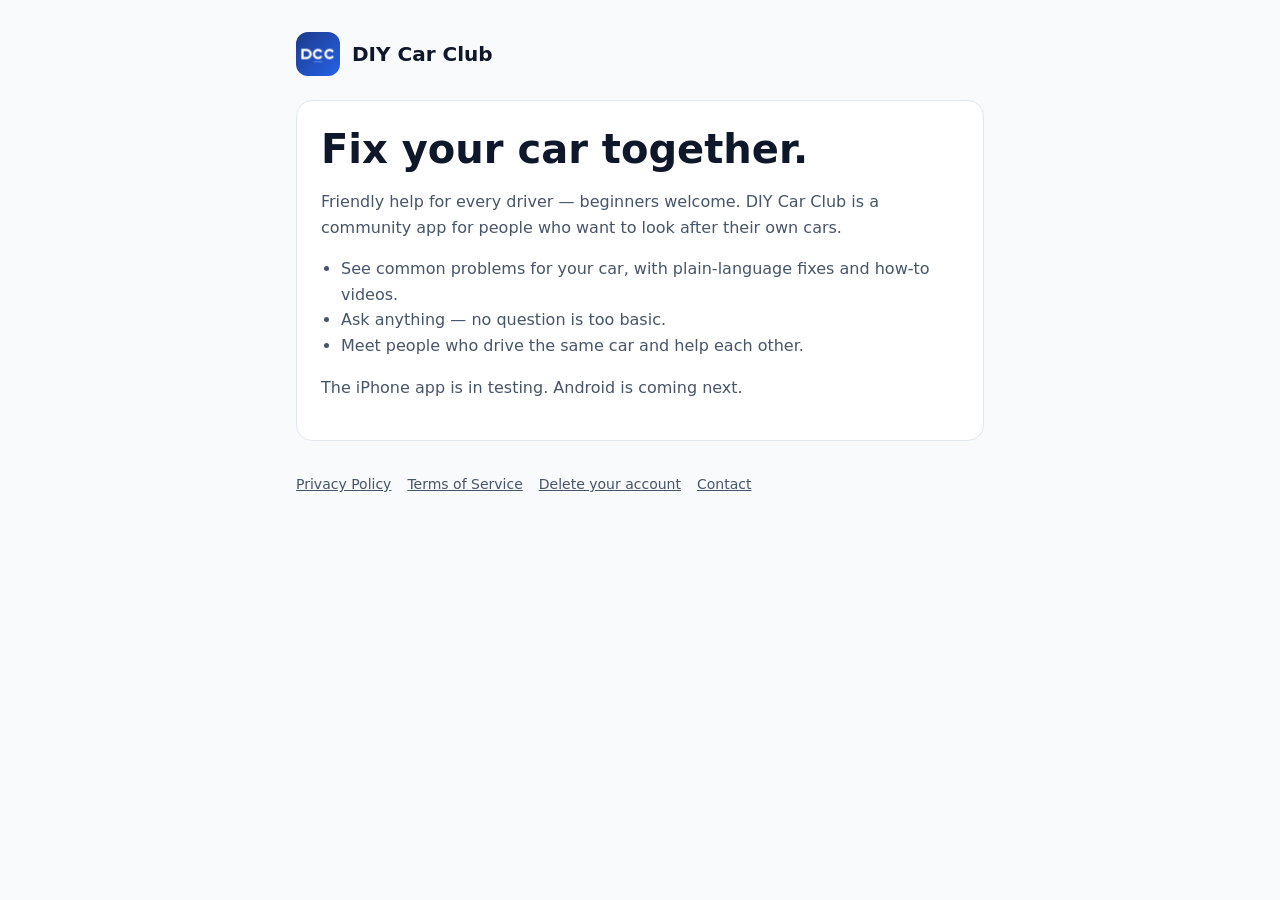
<file: index.html>
<!doctype html>
<html lang="en">
<head>
  <meta charset="utf-8" />
  <meta name="viewport" content="width=device-width, initial-scale=1" />
  <title>DIY Car Club</title>
  <meta name="description" content="A friendly community for fixing your own car: common problems for your model, how-to videos, and people who drive the same car." />
  <link rel="icon" href="icon.png" />
  <link rel="stylesheet" href="style.css" />
</head>
<body>
  <main>
    <header><img src="icon.png" alt="" /><a href="./">DIY Car Club</a></header>
    <section class="card hero">
      <h1>Fix your car together.</h1>
      <p>Friendly help for every driver — beginners welcome. DIY Car Club is a community app for people who want to look after their own cars.</p>
      <ul class="points">
        <li>See common problems for your car, with plain-language fixes and how-to videos.</li>
        <li>Ask anything — no question is too basic.</li>
        <li>Meet people who drive the same car and help each other.</li>
      </ul>
      <p>The iPhone app is in testing. Android is coming next.</p>
    </section>
    <footer>
      <a href="privacy.html">Privacy Policy</a>
      <a href="terms.html">Terms of Service</a>
      <a href="delete-account.html">Delete your account</a>
      <a href="mailto:jaysuh2020@gmail.com">Contact</a>
    </footer>
  </main>
</body>
</html>
</file>
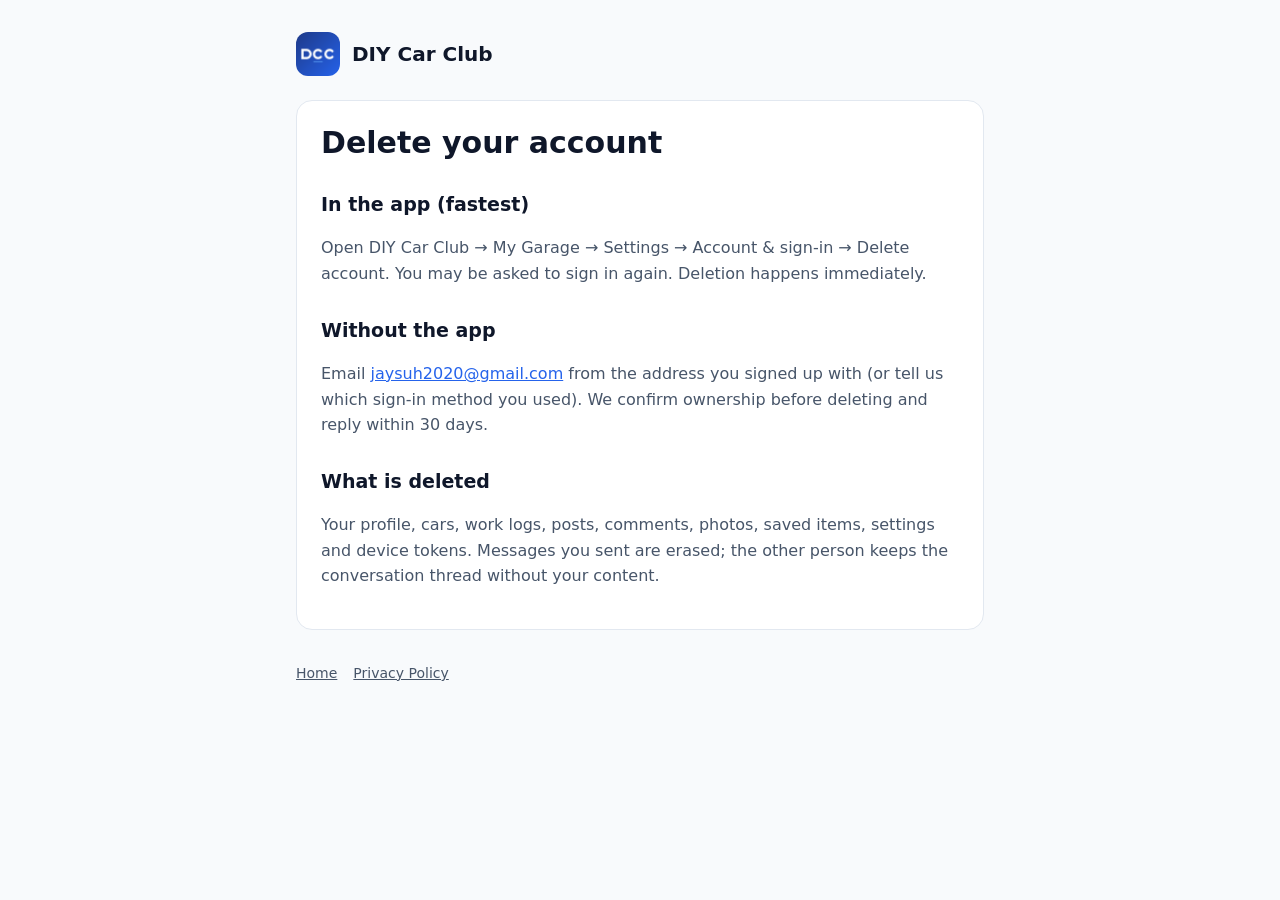
<file: delete-account.html>
<!doctype html>
<html lang="en">
<head>
  <meta charset="utf-8" />
  <meta name="viewport" content="width=device-width, initial-scale=1" />
  <title>Delete your account — DIY Car Club</title>
  <link rel="icon" href="icon.png" />
  <link rel="stylesheet" href="style.css" />
</head>
<body>
  <main>
    <header><img src="icon.png" alt="" /><a href="./">DIY Car Club</a></header>
    <article class="card">
      <h1>Delete your account</h1>
      <h2>In the app (fastest)</h2>
      <p>Open DIY Car Club → My Garage → Settings → Account &amp; sign-in → Delete account. You may be asked to sign in again. Deletion happens immediately.</p>
      <h2>Without the app</h2>
      <p>Email <a href="mailto:jaysuh2020@gmail.com?subject=DIY%20Car%20Club%20account%20deletion">jaysuh2020@gmail.com</a> from the address you signed up with (or tell us which sign-in method you used). We confirm ownership before deleting and reply within 30 days.</p>
      <h2>What is deleted</h2>
      <p>Your profile, cars, work logs, posts, comments, photos, saved items, settings and device tokens. Messages you sent are erased; the other person keeps the conversation thread without your content.</p>
    </article>
    <footer><a href="./">Home</a><a href="privacy.html">Privacy Policy</a></footer>
  </main>
</body>
</html>
</file>
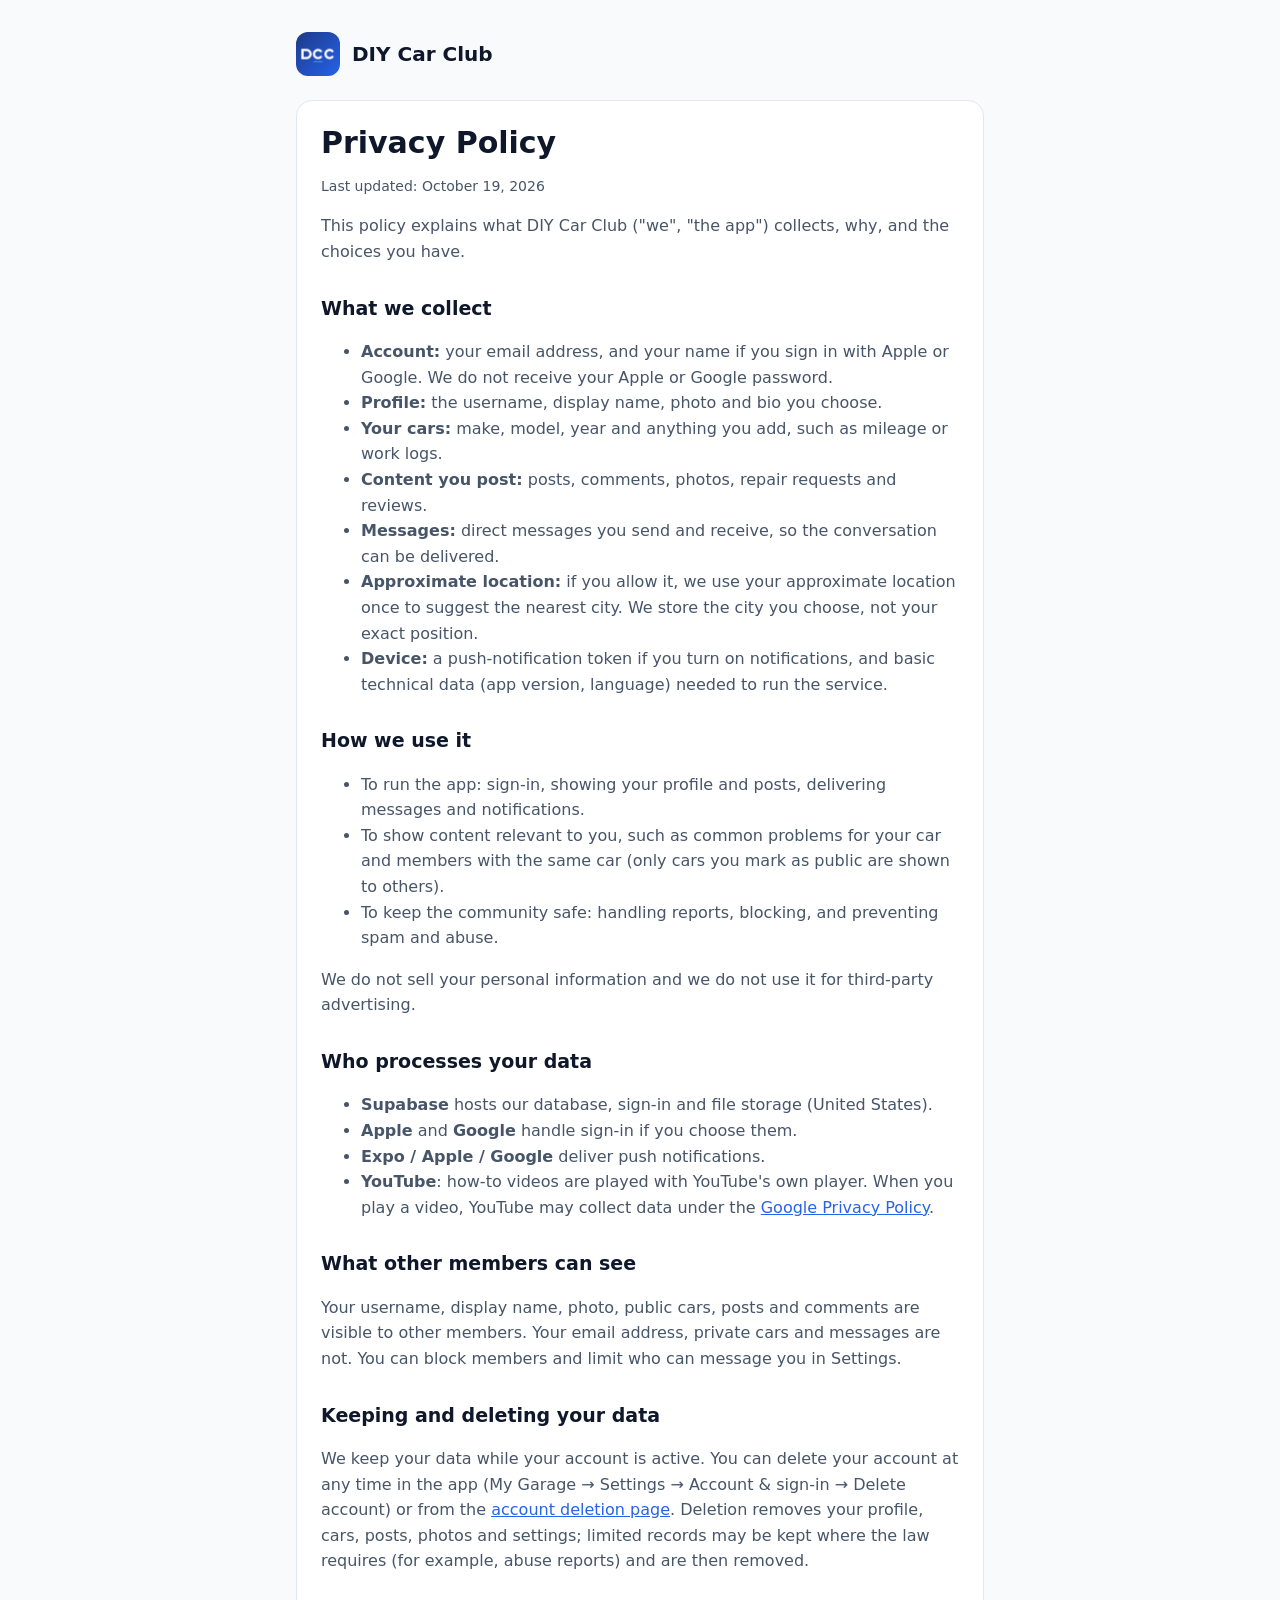
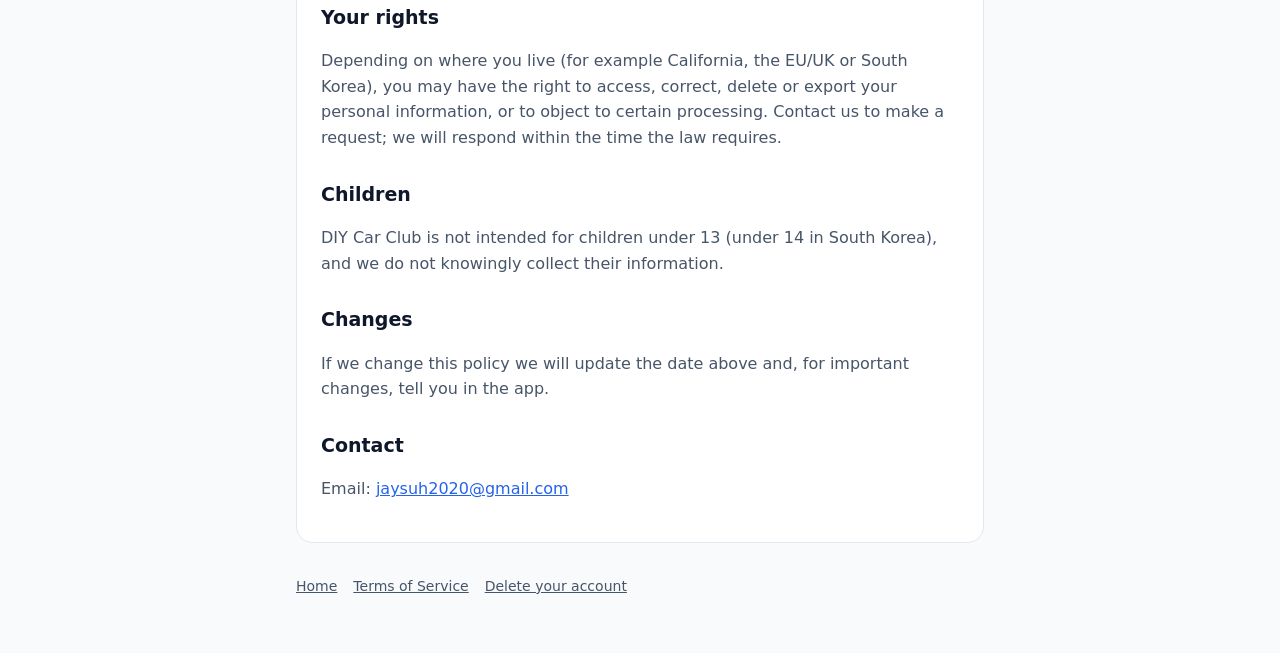
<file: privacy.html>
<!doctype html>
<html lang="en">
<head>
  <meta charset="utf-8" />
  <meta name="viewport" content="width=device-width, initial-scale=1" />
  <title>Privacy Policy — DIY Car Club</title>
  <link rel="icon" href="icon.png" />
  <link rel="stylesheet" href="style.css" />
</head>
<body>
  <main>
    <header><img src="icon.png" alt="" /><a href="./">DIY Car Club</a></header>
    <article class="card">
      <h1>Privacy Policy</h1>
      <p class="updated">Last updated: October 19, 2026</p>
      <p>This policy explains what DIY Car Club ("we", "the app") collects, why, and the choices you have.</p>

      <h2>What we collect</h2>
      <ul>
        <li><strong>Account:</strong> your email address, and your name if you sign in with Apple or Google. We do not receive your Apple or Google password.</li>
        <li><strong>Profile:</strong> the username, display name, photo and bio you choose.</li>
        <li><strong>Your cars:</strong> make, model, year and anything you add, such as mileage or work logs.</li>
        <li><strong>Content you post:</strong> posts, comments, photos, repair requests and reviews.</li>
        <li><strong>Messages:</strong> direct messages you send and receive, so the conversation can be delivered.</li>
        <li><strong>Approximate location:</strong> if you allow it, we use your approximate location once to suggest the nearest city. We store the city you choose, not your exact position.</li>
        <li><strong>Device:</strong> a push-notification token if you turn on notifications, and basic technical data (app version, language) needed to run the service.</li>
      </ul>

      <h2>How we use it</h2>
      <ul>
        <li>To run the app: sign-in, showing your profile and posts, delivering messages and notifications.</li>
        <li>To show content relevant to you, such as common problems for your car and members with the same car (only cars you mark as public are shown to others).</li>
        <li>To keep the community safe: handling reports, blocking, and preventing spam and abuse.</li>
      </ul>
      <p>We do not sell your personal information and we do not use it for third-party advertising.</p>

      <h2>Who processes your data</h2>
      <ul>
        <li><strong>Supabase</strong> hosts our database, sign-in and file storage (United States).</li>
        <li><strong>Apple</strong> and <strong>Google</strong> handle sign-in if you choose them.</li>
        <li><strong>Expo / Apple / Google</strong> deliver push notifications.</li>
        <li><strong>YouTube</strong>: how-to videos are played with YouTube's own player. When you play a video, YouTube may collect data under the <a href="https://policies.google.com/privacy">Google Privacy Policy</a>.</li>
      </ul>

      <h2>What other members can see</h2>
      <p>Your username, display name, photo, public cars, posts and comments are visible to other members. Your email address, private cars and messages are not. You can block members and limit who can message you in Settings.</p>

      <h2>Keeping and deleting your data</h2>
      <p>We keep your data while your account is active. You can delete your account at any time in the app (My Garage → Settings → Account &amp; sign-in → Delete account) or from the <a href="delete-account.html">account deletion page</a>. Deletion removes your profile, cars, posts, photos and settings; limited records may be kept where the law requires (for example, abuse reports) and are then removed.</p>

      <h2>Your rights</h2>
      <p>Depending on where you live (for example California, the EU/UK or South Korea), you may have the right to access, correct, delete or export your personal information, or to object to certain processing. Contact us to make a request; we will respond within the time the law requires.</p>

      <h2>Children</h2>
      <p>DIY Car Club is not intended for children under 13 (under 14 in South Korea), and we do not knowingly collect their information.</p>

      <h2>Changes</h2>
      <p>If we change this policy we will update the date above and, for important changes, tell you in the app.</p>

      <h2>Contact</h2>
      <p>Email: <a href="mailto:jaysuh2020@gmail.com">jaysuh2020@gmail.com</a></p>
    </article>
    <footer><a href="./">Home</a><a href="terms.html">Terms of Service</a><a href="delete-account.html">Delete your account</a></footer>
  </main>
</body>
</html>
</file>
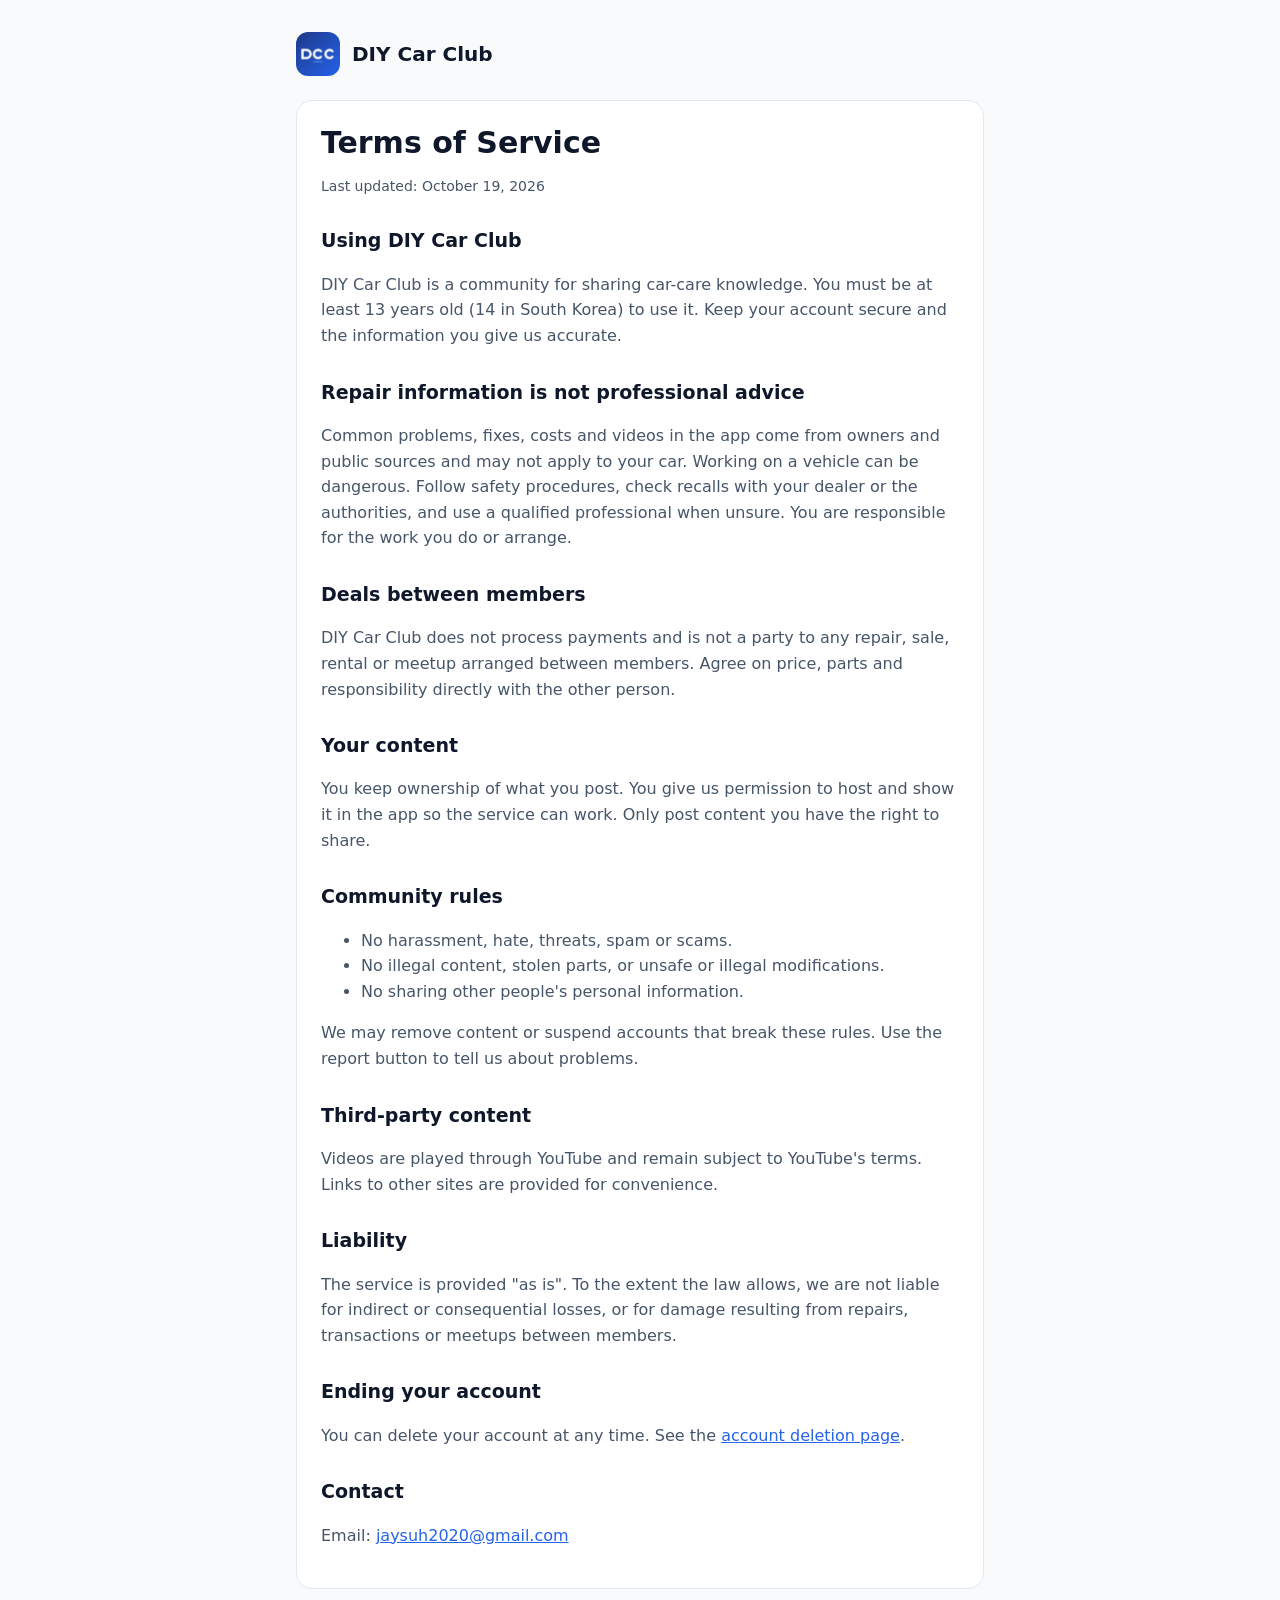
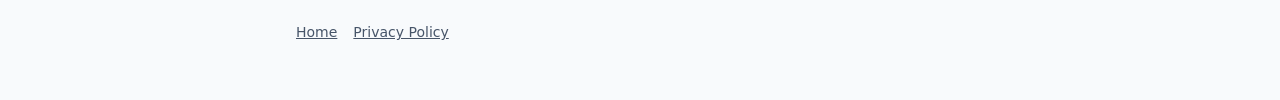
<file: terms.html>
<!doctype html>
<html lang="en">
<head>
  <meta charset="utf-8" />
  <meta name="viewport" content="width=device-width, initial-scale=1" />
  <title>Terms of Service — DIY Car Club</title>
  <link rel="icon" href="icon.png" />
  <link rel="stylesheet" href="style.css" />
</head>
<body>
  <main>
    <header><img src="icon.png" alt="" /><a href="./">DIY Car Club</a></header>
    <article class="card">
      <h1>Terms of Service</h1>
      <p class="updated">Last updated: October 19, 2026</p>

      <h2>Using DIY Car Club</h2>
      <p>DIY Car Club is a community for sharing car-care knowledge. You must be at least 13 years old (14 in South Korea) to use it. Keep your account secure and the information you give us accurate.</p>

      <h2>Repair information is not professional advice</h2>
      <p>Common problems, fixes, costs and videos in the app come from owners and public sources and may not apply to your car. Working on a vehicle can be dangerous. Follow safety procedures, check recalls with your dealer or the authorities, and use a qualified professional when unsure. You are responsible for the work you do or arrange.</p>

      <h2>Deals between members</h2>
      <p>DIY Car Club does not process payments and is not a party to any repair, sale, rental or meetup arranged between members. Agree on price, parts and responsibility directly with the other person.</p>

      <h2>Your content</h2>
      <p>You keep ownership of what you post. You give us permission to host and show it in the app so the service can work. Only post content you have the right to share.</p>

      <h2>Community rules</h2>
      <ul>
        <li>No harassment, hate, threats, spam or scams.</li>
        <li>No illegal content, stolen parts, or unsafe or illegal modifications.</li>
        <li>No sharing other people's personal information.</li>
      </ul>
      <p>We may remove content or suspend accounts that break these rules. Use the report button to tell us about problems.</p>

      <h2>Third-party content</h2>
      <p>Videos are played through YouTube and remain subject to YouTube's terms. Links to other sites are provided for convenience.</p>

      <h2>Liability</h2>
      <p>The service is provided "as is". To the extent the law allows, we are not liable for indirect or consequential losses, or for damage resulting from repairs, transactions or meetups between members.</p>

      <h2>Ending your account</h2>
      <p>You can delete your account at any time. See the <a href="delete-account.html">account deletion page</a>.</p>

      <h2>Contact</h2>
      <p>Email: <a href="mailto:jaysuh2020@gmail.com">jaysuh2020@gmail.com</a></p>
    </article>
    <footer><a href="./">Home</a><a href="privacy.html">Privacy Policy</a></footer>
  </main>
</body>
</html>
</file>
<file: style.css>
:root { --bg: #f8fafc; --surface: #ffffff; --border: #e2e8f0; --text: #0f172a; --muted: #475569; --accent: #2563eb; --navy: #1e3a8a; }
@media (prefers-color-scheme: dark) {
  :root { --bg: #0b1220; --surface: #111a2e; --border: #1e293b; --text: #e2e8f0; --muted: #94a3b8; --accent: #60a5fa; }
}
* { box-sizing: border-box; }
body { margin: 0; background: var(--bg); color: var(--text); font: 16px/1.6 system-ui, -apple-system, "Segoe UI", Roboto, "Noto Sans KR", sans-serif; }
main { max-width: 720px; margin: 0 auto; padding: 32px 16px 56px; }
header { display: flex; align-items: center; gap: 12px; }
header img { width: 44px; height: 44px; border-radius: 12px; }
header a { color: var(--text); text-decoration: none; font-weight: 800; font-size: 20px; }
.card { background: var(--surface); border: 1px solid var(--border); border-radius: 16px; padding: 24px; margin-top: 24px; }
h1 { font-size: 30px; line-height: 1.2; margin: 0 0 12px; }
h2 { font-size: 19px; margin: 28px 0 8px; }
p, li { color: var(--muted); }
a { color: var(--accent); }
.hero h1 { font-size: 40px; }
.points { padding-left: 20px; }
footer { margin-top: 32px; display: flex; flex-wrap: wrap; gap: 16px; font-size: 14px; }
footer a { color: var(--muted); }
.updated { font-size: 14px; }
</file>
